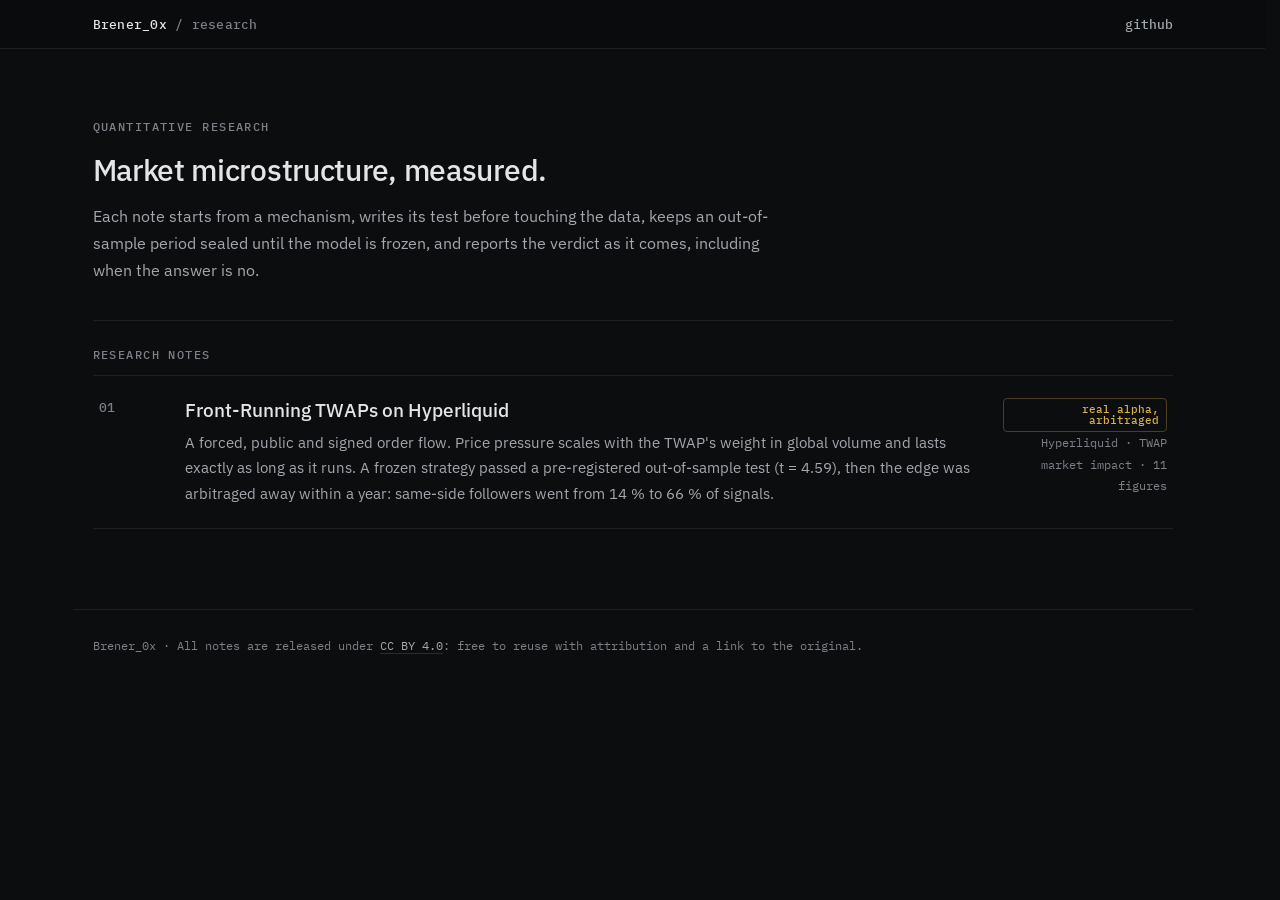
<file: index.html>
<!doctype html>
<html lang="en">
<head>
<meta charset="utf-8">
<meta name="viewport" content="width=device-width, initial-scale=1">
<title>Brener_0x Research</title>
<meta name="description" content="Quantitative research on crypto market microstructure: hypotheses, protocols written before the data, out-of-sample tests, and honest verdicts.">
<meta name="author" content="Brener_0x">
<link rel="preconnect" href="https://fonts.googleapis.com">
<link rel="preconnect" href="https://fonts.gstatic.com" crossorigin>
<link href="https://fonts.googleapis.com/css2?family=IBM+Plex+Sans:wght@400;500;600&family=IBM+Plex+Mono:wght@400;500&display=swap" rel="stylesheet">
<link rel="stylesheet" href="assets/style.css?v=6">
</head>
<body>

<div class="top"><div class="in">
  <a class="brand" href="./">Brener_0x <span>/ research</span></a>
  <a href="https://github.com/Brener-0x/quant-research">github</a>
</div></div>

<main class="wrap">
  <section class="hero">
    <div class="kicker">Quantitative research</div>
    <h1>Market microstructure, measured.</h1>
    <p>Each note starts from a mechanism, writes its test before touching the data, keeps an out-of-sample period sealed until the model is frozen, and reports the verdict as it comes, including when the answer is no.</p>
  </section>

  <section class="list">
    <h2>Research notes</h2>

    <a class="item" href="papers/twap-front-running/">
      <div class="no">01</div>
      <div>
        <h3>Front-Running TWAPs on Hyperliquid</h3>
        <p>A forced, public and signed order flow. Price pressure scales with the TWAP's weight in global volume and lasts exactly as long as it runs. A frozen strategy passed a pre-registered out-of-sample test (t = 4.59), then the edge was arbitraged away within a year: same-side followers went from 14 % to 66 % of signals.</p>
      </div>
      <div class="meta">
        <span class="badge decay">real alpha, arbitraged</span><br>
        Hyperliquid · TWAP<br>market impact · 11 figures
      </div>
    </a>
  </section>
</main>

<footer class="wrap foot">
  Brener_0x · All notes are released under <a href="https://creativecommons.org/licenses/by/4.0/">CC BY 4.0</a>: free to reuse with attribution and a link to the original.
</footer>
</body>
</html>
</file>
<file: assets/style.css>
:root {
  --bg: #0c0d0f;
  --card: #111214;
  --nav: #0a0b0d;
  --line: #1d1f23;
  --line-2: #2a2c31;
  --row: #15161a;
  --text: #e4e5e7;
  --text-2: #a3a8ae;
  --text-3: #7c8188;
  --dim: #5a5f66;
  --accent: #5b9bd5;
  --accent-soft: #8fb8e3;
  --pos: #3fb984;
  --neg: #e5585f;
  --warn: #d9b14a;
  --orange: #d98c4a;
  --sans: "IBM Plex Sans", -apple-system, "Segoe UI", sans-serif;
  --mono: "IBM Plex Mono", Consolas, monospace;
  --radius: 4px;
  --measure: 1120px;
}

* { box-sizing: border-box; }
html { -webkit-text-size-adjust: 100%; scrollbar-gutter: stable; overflow-y: scroll; }
body {
  margin: 0;
  background: var(--bg);
  color: var(--text);
  font: 400 16px/1.7 var(--sans);
  font-feature-settings: "tnum" 1;
}
a { color: var(--accent-soft); text-decoration: none; border-bottom: 1px solid #2c3e52; }
a:hover { color: #fff; border-bottom-color: var(--accent); }
::selection { background: #2b3d52; }

/* top bar */
.top {
  border-bottom: 1px solid var(--line);
  background: var(--nav);
  position: sticky; top: 0; z-index: 10;
}
.top .in {
  max-width: 1120px; margin: 0 auto; padding: 0 20px;
  display: flex; align-items: center; justify-content: space-between; height: 48px;
  font: 500 13px/1 var(--mono); color: var(--text-2);
}
.top a { border: 0; color: var(--text-2); }
.top a:hover { color: var(--text); }
.top .brand { color: var(--text); letter-spacing: .02em; }
.top .brand span { color: var(--text-3); }

/* index */
.wrap { max-width: 1120px; margin: 0 auto; padding: 0 20px; }
.hero { padding: 72px 0 36px; border-bottom: 1px solid var(--line); }
.hero h1 { font: 500 30px/1.25 var(--sans); margin: 0 0 14px; letter-spacing: -.01em; }
.hero p { color: var(--text-2); max-width: 680px; margin: 0; }
.kicker { font: 500 12px/1 var(--mono); color: var(--text-3); text-transform: uppercase; letter-spacing: .12em; margin-bottom: 18px; }
.list { padding: 28px 0 80px; }
.list h2 { font: 500 12px/1 var(--mono); color: var(--text-3); text-transform: uppercase; letter-spacing: .12em; margin: 0 0 14px; }
.item {
  display: grid; grid-template-columns: 70px 1fr 170px; gap: 22px; align-items: start;
  padding: 22px 0; border-top: 1px solid var(--line); color: inherit; border-bottom: 0;
}
.item:last-child { border-bottom: 1px solid var(--line); }
.item:hover { background: var(--row); color: inherit; }
.item .no { font: 500 13px/1.6 var(--mono); color: var(--text-3); padding-left: 6px; }
.item h3 { margin: 0 0 6px; font: 500 19px/1.35 var(--sans); color: var(--text); }
.item p { margin: 0; color: var(--text-2); font-size: 15px; }
.item .meta { font: 400 12px/1.8 var(--mono); color: var(--text-3); text-align: right; padding-right: 6px; }
.badge { display: inline-block; font: 500 11px/1 var(--mono); padding: 5px 7px; border: 1px solid var(--line-2); border-radius: var(--radius); color: var(--text-2); }
.badge.decay { color: var(--warn); border-color: #4a3f1f; }
.foot { border-top: 1px solid var(--line); padding: 26px 20px 40px; color: var(--text-3); font: 400 12px/1.7 var(--mono); }
.foot a { color: var(--text-2); border-bottom-color: var(--line-2); }

/* paper */
.paper { max-width: var(--measure); margin: 0 auto; padding: 0 20px 90px; }
.paper header { padding: 64px 0 30px; border-bottom: 1px solid var(--line); margin-bottom: 34px; }
.paper header h1 { font: 500 34px/1.2 var(--sans); margin: 0 0 14px; letter-spacing: -.015em; }
.paper header .sub { color: var(--text-2); font-size: 18px; line-height: 1.5; margin: 0 0 22px; }
.byline { font: 400 13px/1.8 var(--mono); color: var(--text-3); display: flex; flex-wrap: wrap; gap: 6px 18px; }
.byline b { color: var(--text-2); font-weight: 500; }
.abstract { background: var(--card); border: 1px solid var(--line); border-radius: var(--radius); padding: 22px 24px; margin: 0 0 30px; }
.abstract .lbl, .lbl { font: 500 11px/1 var(--mono); text-transform: uppercase; letter-spacing: .14em; color: var(--text-3); margin-bottom: 10px; }
.abstract p { margin: 0; color: var(--text); font-size: 15.5px; }
.kpis { display: grid; grid-template-columns: repeat(4, 1fr); gap: 1px; background: var(--line); border: 1px solid var(--line); border-radius: var(--radius); overflow: hidden; margin: 0 0 40px; }
.kpis div { background: var(--card); padding: 16px 16px 14px; }
.kpis b { display: block; font: 500 22px/1.2 var(--sans); color: var(--text); }
.kpis span { font: 400 12px/1.4 var(--mono); color: var(--text-3); }
.kpis .neg b { color: var(--neg); }
.kpis .pos b { color: var(--pos); }

.toc { border-left: 1px solid var(--line-2); padding: 2px 0 2px 18px; margin: 0 0 44px; font: 400 14px/1.9 var(--sans); }
.toc a { color: var(--text-2); border: 0; }
.toc a:hover { color: var(--text); }
.toc ol { margin: 0; padding-left: 18px; }

.paper h2 { font: 500 23px/1.3 var(--sans); margin: 56px 0 16px; padding-top: 10px; letter-spacing: -.005em; }
.paper h2 .n { font-family: var(--mono); color: var(--text-3); font-size: 16px; margin-right: 12px; font-weight: 400; }
.paper h3 { font: 500 17px/1.4 var(--sans); margin: 34px 0 10px; color: var(--text); }
.paper p { margin: 0 0 16px; color: #d2d4d7; }
.paper li { color: #d2d4d7; margin-bottom: 6px; }
.paper strong { color: var(--text); font-weight: 600; }
.paper code { font: 400 13.5px/1 var(--mono); background: var(--row); border: 1px solid var(--line); padding: 2px 5px; border-radius: 3px; color: var(--accent-soft); overflow-wrap: anywhere; }
.paper sup a { border: 0; font-family: var(--mono); font-size: 11px; }

.note { border-left: 2px solid var(--line-2); padding: 4px 0 4px 16px; color: var(--text-2); font-size: 15px; margin: 18px 0; }
.note.warn { border-left-color: #5a4a1f; }
.note.bad { border-left-color: #4a2427; }
.result { border: 1px solid var(--line-2); background: var(--card); border-radius: var(--radius); padding: 14px 18px; margin: 20px 0; font-size: 15px; color: var(--text); }
.result .lbl { margin-bottom: 8px; }

.eq { overflow-x: auto; overflow-y: hidden; position: relative; margin: 6px 0 18px; padding: 4px 0; }
.tw, .cite, .abstract, .result { position: relative; }
.katex { font-size: 1.04em; color: var(--text); }

table { width: 100%; border-collapse: collapse; margin: 14px 0 22px; font-size: 13.5px; }
.tw { overflow-x: auto; margin: 0 0 6px; }
th, td { padding: 8px 10px; border-bottom: 1px solid var(--line); text-align: left; vertical-align: top; }
th { font: 500 11px/1.4 var(--mono); color: var(--text-3); text-transform: uppercase; letter-spacing: .06em; border-bottom-color: var(--line-2); }
td { color: #d2d4d7; }
td.num, th.num { text-align: right; font-family: var(--mono); font-size: 13px; white-space: nowrap; }
td .ok { color: var(--pos); } td .ko { color: var(--neg); } td .mid { color: var(--warn); }
tr.hl td { background: #13161b; }

/* figures */
figure.fig { margin: 28px 0 34px; }
.fig .panels { display: grid; grid-template-columns: 1fr 1fr; gap: 12px; }
.fig .panels.single { grid-template-columns: 1fr; }
.panel { background: var(--card); border: 1px solid var(--line); border-radius: var(--radius); padding: 12px 12px 10px; min-width: 0; }
.ptitle { font: 500 13px/1.4 var(--sans); color: var(--text); margin: 0 4px 6px; }
svg.chart { width: 100%; height: auto; display: block; overflow: visible; }
svg .gl { stroke: var(--line); stroke-width: 1; }
svg .frame { fill: none; stroke: var(--line-2); stroke-width: 1; }
svg .tick { fill: var(--text-3); font: 400 10.5px var(--mono); }
svg .alabel { fill: var(--text-3); font: 400 11px var(--sans); }
svg .ann { fill: var(--text-2); font: 400 10px var(--mono); }
svg .cross { stroke: var(--dim); stroke-width: 1; stroke-dasharray: 2 3; }
svg .bar:hover { opacity: 1; filter: brightness(1.25); }
.legend { display: flex; flex-wrap: wrap; gap: 4px 14px; margin: 6px 4px 0; font: 400 11.5px/1.5 var(--sans); color: var(--text-2); }
.legend span { display: inline-flex; align-items: center; gap: 6px; }
.legend i.sw { width: 10px; height: 10px; border-radius: 2px; background: var(--c); display: inline-block; }
.legend i.ln { width: 16px; height: 0; border-top: 2px solid var(--c); display: inline-block; }
.legend i.ln.dashed { border-top-style: dashed; }
.tip { position: absolute; display: none; pointer-events: none; z-index: 5; background: #17181c; border: 1px solid var(--line-2); border-radius: var(--radius); padding: 7px 9px; font: 400 11.5px/1.55 var(--mono); color: var(--text-2); max-width: 260px; box-shadow: 0 6px 18px rgba(0,0,0,.45); }
.tip .tx { color: var(--text-3); margin-bottom: 2px; }
.tip i { display: inline-block; width: 8px; height: 8px; border-radius: 2px; margin-right: 6px; }
.tip b { color: var(--text); font-weight: 500; }
figcaption { font-size: 14px; line-height: 1.6; color: var(--text-2); margin: 12px 0 0; max-width: 900px; }
figcaption b { color: var(--text); font-weight: 500; font-family: var(--mono); font-size: 13px; margin-right: 6px; }

.cite { background: var(--card); border: 1px solid var(--line); border-radius: var(--radius); padding: 16px 18px; font: 400 12.5px/1.7 var(--mono); color: var(--text-2); white-space: pre-wrap; overflow-x: auto; }
.endnotes { font-size: 14px; color: var(--text-2); }
.endnotes li { color: var(--text-2); }

@media (max-width: 1060px) {
  figure.fig { margin-left: 0; margin-right: 0; }
  figcaption { margin-left: 0; margin-right: 0; }
}
@media (max-width: 720px) {
  body { font-size: 15.5px; }
  .fig .panels { grid-template-columns: 1fr; }
  .kpis { grid-template-columns: 1fr 1fr; }
  .paper header h1 { font-size: 27px; }
  .hero h1 { font-size: 25px; }
  .item { grid-template-columns: 1fr; gap: 8px; }
  .item .no, .item .meta { text-align: left; padding: 0; }
  .wrap, .paper { padding-left: 16px; padding-right: 16px; }
}

/* supplementary figures */
details.supp { border: 1px solid var(--line); border-radius: var(--radius); background: var(--card); margin: 10px 0 30px; }
details.supp > summary { cursor: pointer; padding: 14px 18px; font: 500 13px/1.4 var(--mono); color: var(--text-2); list-style: none; }
details.supp > summary::-webkit-details-marker { display: none; }
details.supp > summary::before { content: "+"; display: inline-block; width: 18px; color: var(--text-3); }
details.supp[open] > summary::before { content: "\2212"; }
details.supp[open] > summary { border-bottom: 1px solid var(--line); }
details.supp > figure.fig { margin: 22px 18px 30px; }
</file>
